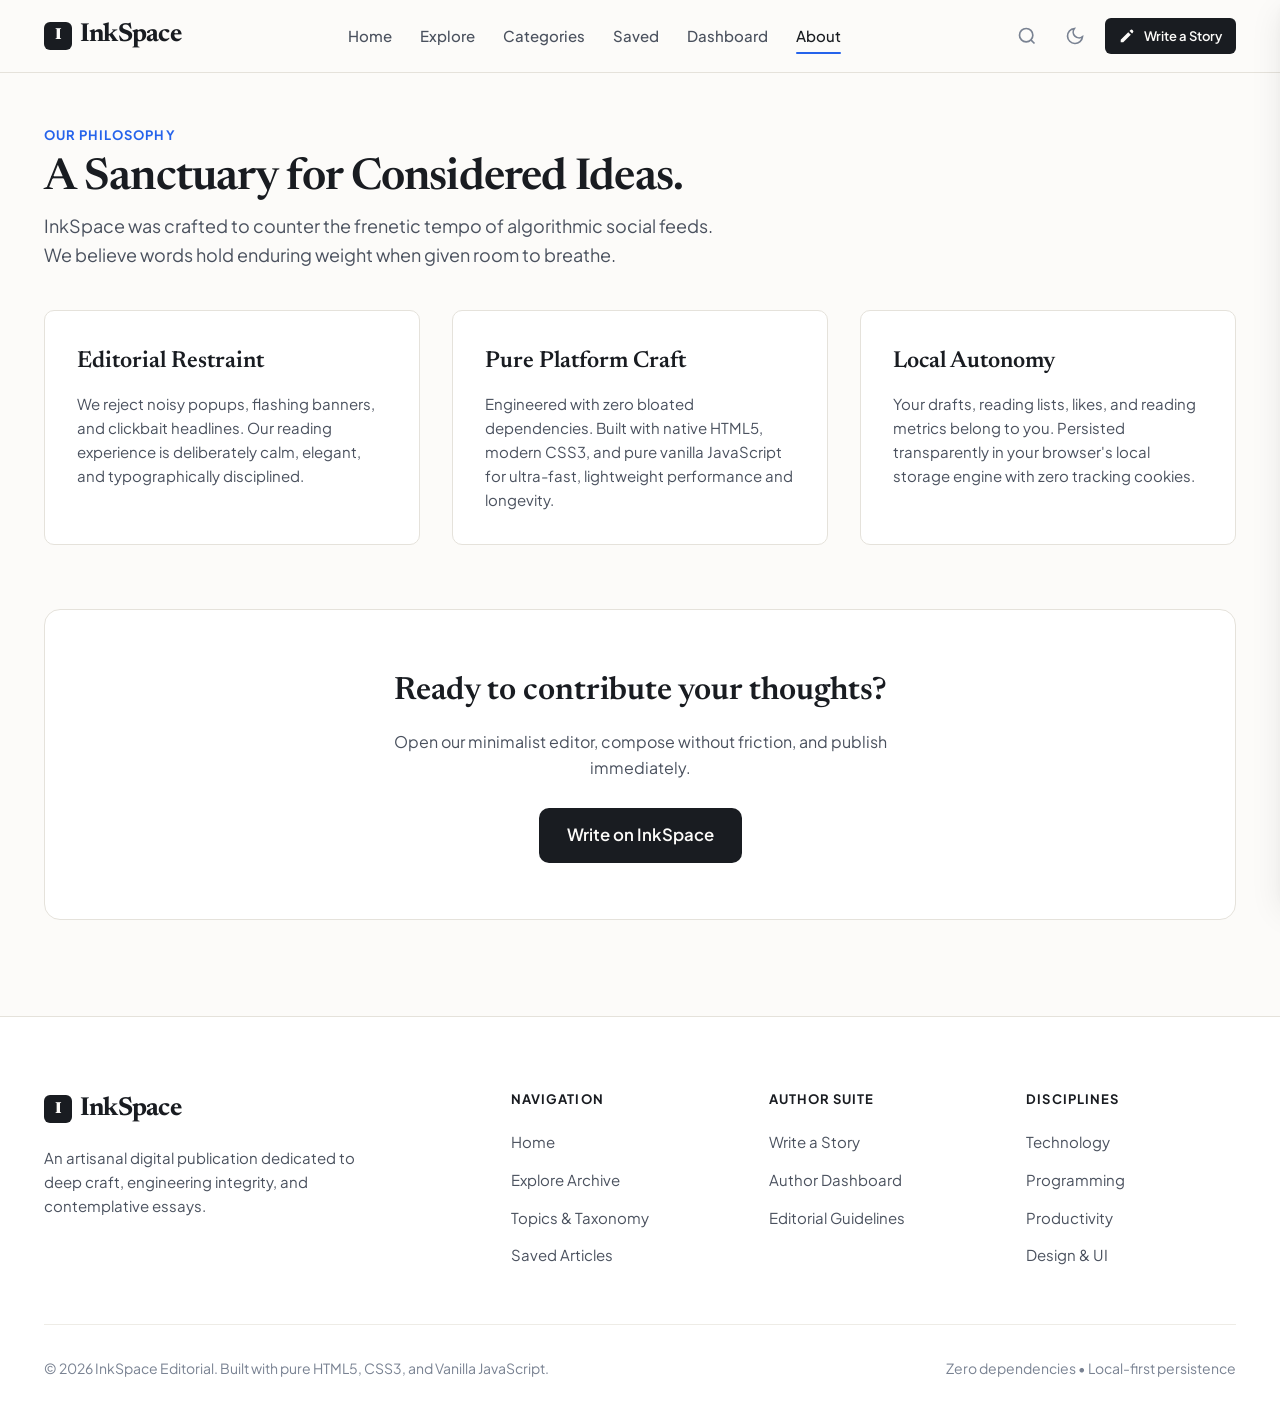
<file: pages/about.html>
<!DOCTYPE html>
<html lang="en">
<head>
  <meta charset="UTF-8" />
  <meta http-equiv="refresh" content="0; url=../index.html#/about" />
  <title>InkSpace — About</title>
  <script>window.location.replace('../index.html#/about');</script>
</head>
<body>
  <p>Redirecting to InkSpace About page... <a href="../index.html#/about">Click here if not redirected</a>.</p>
</body>
</html>
</file>
